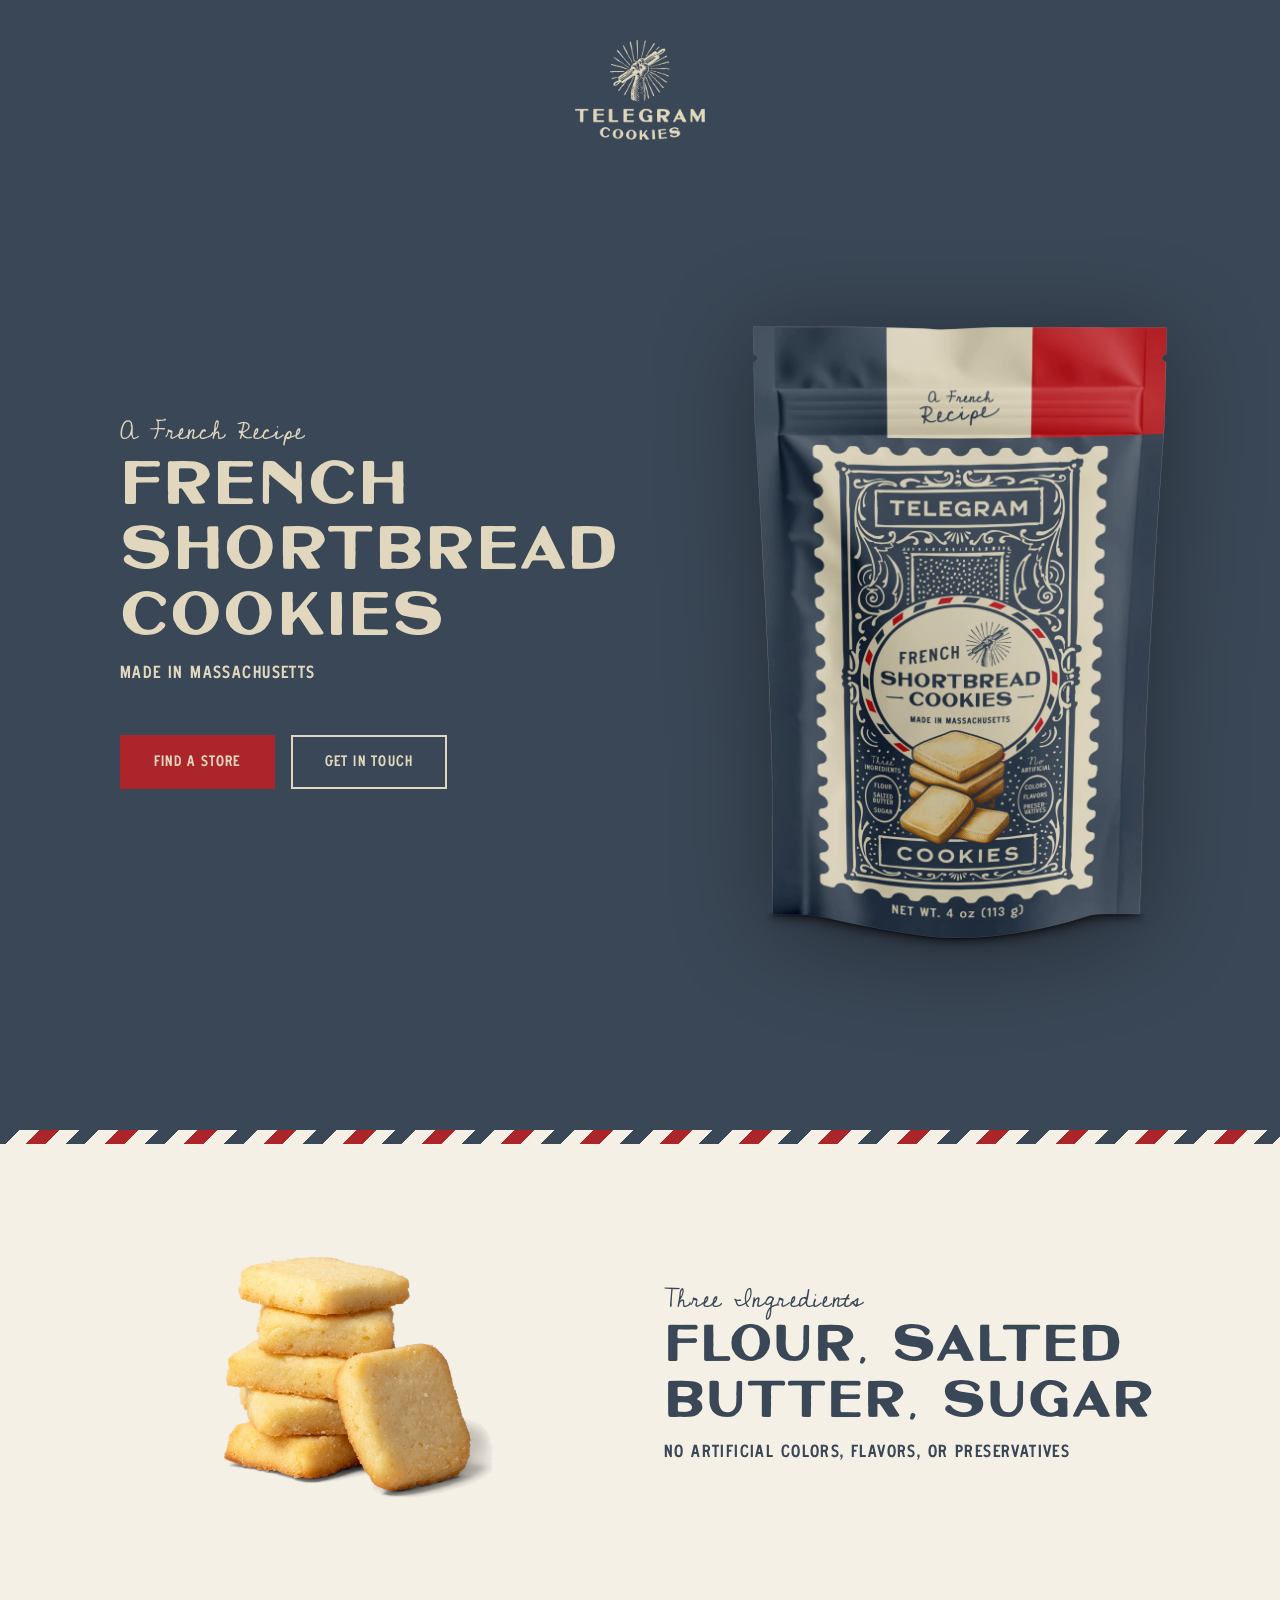
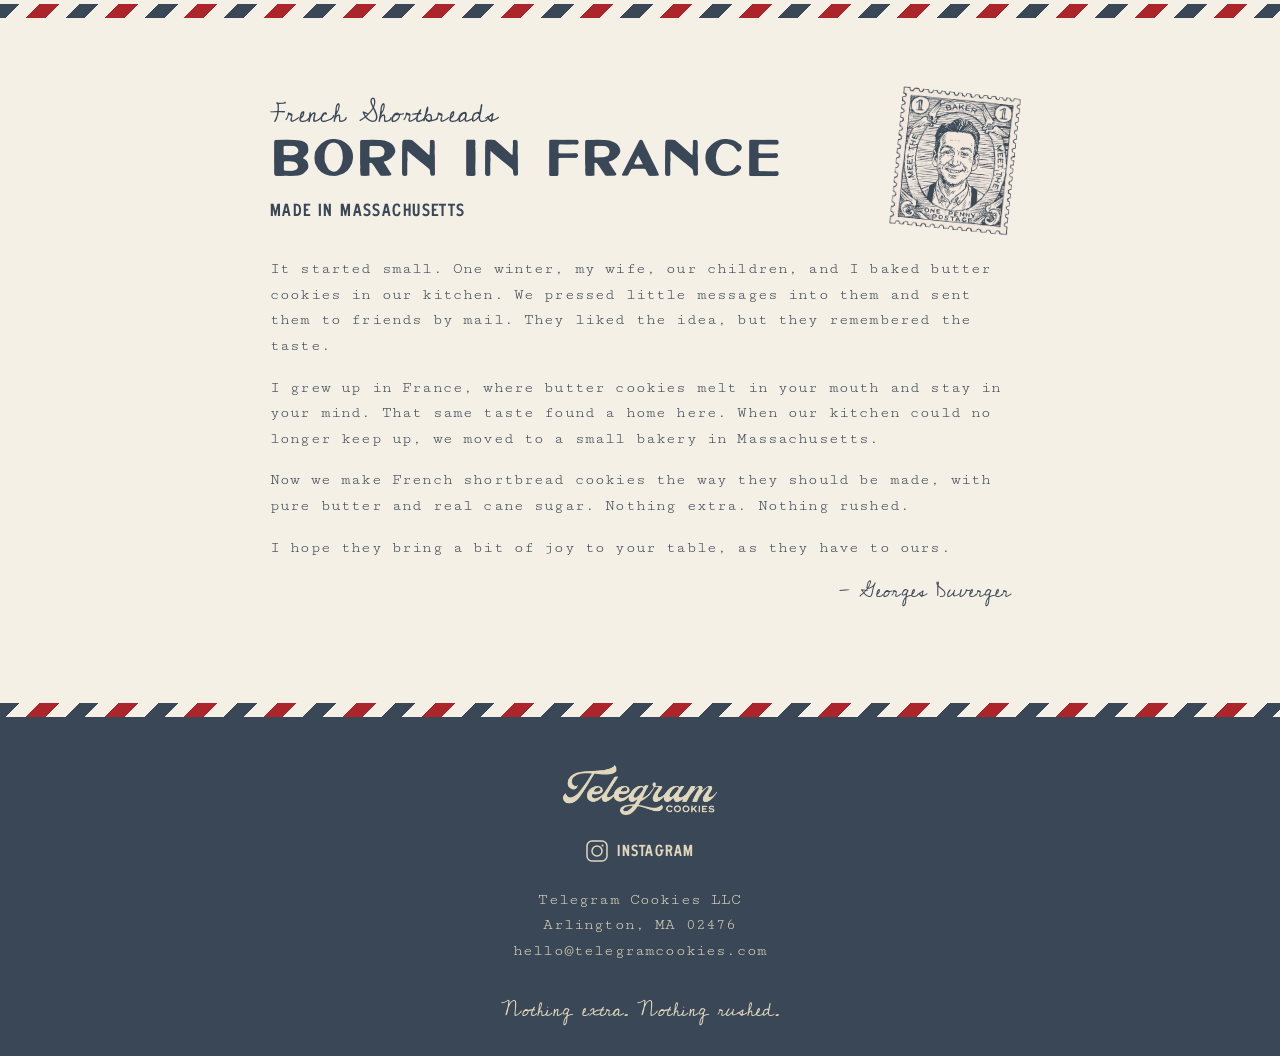
<file: index.html>
<!DOCTYPE html>
<html lang="en">
<head>
  <meta charset="UTF-8">
  <meta name="viewport" content="width=device-width, initial-scale=1.0">
  <meta name="theme-color" content="#3A4756">
  <meta name="ahrefs-site-verification" content="4dea59b490c7926f2d55c0b3a4c665f9520728005d18856273d2112d549bba07">
  <link rel="icon" type="image/png" href="images/favicon.png?v=5">
  <link rel="canonical" href="https://telegramcookies.com/">
  <title>Telegram Cookies — French Shortbread, Made in Massachusetts</title>
  <meta name="description" content="French shortbread cookies made with three ingredients in Arlington, MA. No artificial colors, flavors, or preservatives.">

  <!-- Open Graph -->
  <meta property="og:title" content="Telegram Cookies — French Shortbread Cookies">
  <meta property="og:description" content="Three ingredients. Nothing artificial. French shortbread cookies made in Arlington, Massachusetts.">
  <meta property="og:type" content="website">
  <meta property="og:url" content="https://telegramcookies.com">
  <meta property="og:image" content="https://telegramcookies.com/images/pouch-front.png">
  <meta property="og:image:width" content="1080">
  <meta property="og:image:height" content="1080">
  <meta property="og:site_name" content="Telegram Cookies">

  <!-- Twitter Card -->
  <meta name="twitter:card" content="summary_large_image">
  <meta name="twitter:title" content="Telegram Cookies — French Shortbread Cookies">
  <meta name="twitter:description" content="Three ingredients. Nothing artificial. Made in Massachusetts.">
  <meta name="twitter:image" content="https://telegramcookies.com/images/pouch-front.png">

  <!-- Google Fonts: Cutive Mono, Cedarville Cursive -->
  <link rel="preconnect" href="https://fonts.googleapis.com">
  <link rel="preconnect" href="https://fonts.gstatic.com" crossorigin>
  <link href="https://fonts.googleapis.com/css2?family=Cedarville+Cursive&family=Cutive+Mono&display=swap" rel="stylesheet">

  <!-- Self-hosted brand fonts -->
  <link rel="preload" href="fonts/BNBergenSt-Medium.woff2" as="font" type="font/woff2" crossorigin>
  <link rel="preload" href="fonts/BNBergenSt-Bold.woff2" as="font" type="font/woff2" crossorigin>
  <link rel="preload" href="fonts/BNTillsdale-Regular.woff2" as="font" type="font/woff2" crossorigin>
  <link rel="preload" href="fonts/TayBasal-Regular.woff2" as="font" type="font/woff2" crossorigin>

  <link rel="stylesheet" href="css/style.css">

  <!-- Ahrefs Analytics -->
  <script src="https://analytics.ahrefs.com/analytics.js" data-key="tOjMPh5G/JCDZnwIUuVVfw" async></script>

  <!-- Structured Data: LocalBusiness -->
  <script type="application/ld+json">
  {
    "@context": "https://schema.org",
    "@type": "LocalBusiness",
    "name": "Telegram Cookies",
    "description": "French shortbread cookies made with three ingredients in Arlington, Massachusetts.",
    "url": "https://telegramcookies.com",
    "logo": "https://telegramcookies.com/images/icon-logo.png",
    "image": "https://telegramcookies.com/images/pouch-front.png",
    "email": "hello@telegramcookies.com",
    "address": {
      "@type": "PostalAddress",
      "addressLocality": "Arlington",
      "addressRegion": "MA",
      "postalCode": "02476",
      "addressCountry": "US"
    },
    "sameAs": [
      "https://instagram.com/telegramcookies"
    ]
  }
  </script>
</head>
<body>

  <!-- Skip to content -->
  <a href="#main" class="skip-link">Skip to content</a>

  <!-- Navigation -->
  <nav class="nav" aria-label="Main navigation">
    <div class="nav-inner">
      <a href="/" class="nav-logo">
        <img src="images/icon-logo.png"
             alt="Telegram Cookies — home"
             width="166" height="100"
             fetchpriority="high">
      </a>
    </div>
  </nav>

  <!-- Hero -->
  <main id="main">
    <section class="hero" id="top" aria-label="Hero">
      <div class="hero-inner">
        <div class="hero-text">
          <span class="script-accent">A French Recipe</span>
          <h1>French Shortbread Cookies</h1>
          <p class="hero-subline">Made in Massachusetts</p>
          <div class="hero-ctas">
            <a href="https://maps.app.goo.gl/zSkyfa5UFfwF4qt78" class="btn btn-primary" target="_blank" rel="noopener">Find a Store</a>
            <a href="mailto:hello@telegramcookies.com" class="btn btn-secondary">Get in Touch</a>
          </div>
        </div>
        <div class="hero-image">
          <picture>
            <source srcset="images/pouch-front.webp" type="image/webp">
            <img src="images/pouch-front.png"
                 alt="Telegram Cookies pouch — French shortbread cookies made with flour, salted butter, and sugar"
                 width="360" height="480"
                 fetchpriority="high">
          </picture>
        </div>
      </div>
    </section>

    <div class="airmail-stripe" aria-hidden="true"></div>

    <!-- Three Ingredients -->
    <section class="cookie-section" id="cookie" aria-label="Ingredients">
      <div class="cookie-inner">
        <div class="cookie-layout">
          <div class="cookie-image">
            <picture>
              <source srcset="images/cookies-photo.webp" type="image/webp">
              <img src="images/cookies-photo.png"
                   alt="French shortbread cookies"
                   width="320" height="320"
                   loading="lazy">
            </picture>
          </div>
          <div class="cookie-text">
            <p class="cookie-script">Three Ingredients</p>
            <h2 class="ingredient-list">Flour, Salted Butter, Sugar</h2>
            <p class="no-artificial">No Artificial Colors, Flavors, or Preservatives</p>
          </div>
        </div>
      </div>
    </section>

    <div class="airmail-stripe" aria-hidden="true"></div>

    <!-- Our Story -->
    <section class="story-section" id="story" aria-label="Our Story">
      <div class="story-inner">
        <div class="story-header">
          <p class="cookie-script">French Shortbreads</p>
          <h2 class="ingredient-list">Born in France</h2>
          <p class="no-artificial">Made in Massachusetts</p>
          <picture>
            <source srcset="images/georges-stamp.webp" type="image/webp">
            <img src="images/georges-stamp.png"
                 alt="Georges Duverger, founder of Telegram Cookies"
                 class="story-stamp"
                 width="150" height="171"
                 loading="lazy">
          </picture>
        </div>
        <div class="story-content">
          <div class="story-text">
            <p>It started small. One winter, my wife, our children, and I baked butter cookies in our kitchen. We pressed little messages into them and sent them to friends by mail. They liked the idea, but they remembered the taste.</p>
            <p>I grew up in France, where butter cookies melt in your mouth and stay in your mind. That same taste found a home here. When our kitchen could no longer keep up, we moved to a small bakery in Massachusetts.</p>
            <p>Now we make French shortbread cookies the way they should be made, with pure butter and real cane sugar. Nothing extra. Nothing rushed.</p>
            <p>I hope they bring a bit of joy to your table, as they have to ours.</p>
            <p class="story-signature">— Georges Duverger</p>
          </div>
        </div>
      </div>
    </section>

    <div class="airmail-stripe" aria-hidden="true"></div>
  </main>

  <!-- Footer -->
  <footer class="footer">
    <div class="footer-inner">
      <div class="footer-logo">
        <picture>
          <source srcset="images/logo-secondary.webp" type="image/webp">
          <img src="images/logo-secondary.png" alt="Telegram Cookies" width="250" height="50" loading="lazy">
        </picture>
      </div>
      <nav class="footer-social" aria-label="Social links">
        <a href="https://instagram.com/telegramcookies" target="_blank" rel="noopener" aria-label="Telegram Cookies on Instagram">
          <svg width="24" height="24" viewBox="0 0 24 24" fill="none" role="img" aria-hidden="true" xmlns="http://www.w3.org/2000/svg">
            <rect x="2" y="2" width="20" height="20" rx="5" stroke="currentColor" stroke-width="1.5"/>
            <circle cx="12" cy="12" r="5" stroke="currentColor" stroke-width="1.5"/>
            <circle cx="17.5" cy="6.5" r="1" fill="currentColor"/>
          </svg>
          <span class="footer-ig-label">Instagram</span>
        </a>
      </nav>
      <address class="footer-contact">
        Telegram Cookies LLC<br>
        Arlington, MA 02476<br>
        <a href="mailto:hello@telegramcookies.com">hello@telegramcookies.com</a>
      </address>
      <p class="footer-tagline">Nothing extra. Nothing rushed.</p>
    </div>
  </footer>

  <script src="js/main.js" defer></script>
</body>
</html>
</file>
<file: css/style.css>
/* ==========================================================================
   Telegram Cookies — Brand Stylesheet
   Colors, typography, and visual motifs per Brand Workbook
   ========================================================================== */

/* --- CSS Custom Properties --- */
:root {
  /* Brand colors (Brand Workbook pp. 52-53) */
  --navy: #3A4756;
  --red: #AC252B;
  --paper-white: #E0D7BE;
  --black: #2E2E2E;

  /* Derived web values */
  --cream: #F5F0E6;
  --off-white: #FDFBF7;

  /* French flag (pouch motif only) */
  --flag-blue: #002395;
  --flag-white: #FFFFFF;
  --flag-red: #ED2939;

  /* Tints (20% steps) */
  --navy-80: rgba(58, 71, 86, 0.8);
  --navy-60: rgba(58, 71, 86, 0.6);
  --navy-40: rgba(58, 71, 86, 0.4);
  --navy-20: rgba(58, 71, 86, 0.2);

  /* Spacing */
  --section-pad: 5rem 1.5rem;
  --max-width: 1140px;
}


/* --- @font-face: Self-hosted brand fonts --- */
@font-face {
  font-family: "BN Bergen St";
  src: url("../fonts/BNBergenSt-Medium.woff2") format("woff2");
  font-weight: 500;
  font-style: normal;
  font-display: swap;
}

@font-face {
  font-family: "BN Bergen St";
  src: url("../fonts/BNBergenSt-Bold.woff2") format("woff2");
  font-weight: 700;
  font-style: normal;
  font-display: swap;
}

@font-face {
  font-family: "BN Tillsdale";
  src: url("../fonts/BNTillsdale-Regular.woff2") format("woff2");
  font-weight: 400;
  font-style: normal;
  font-display: swap;
}

@font-face {
  font-family: "BN Tillsdale";
  src: url("../fonts/BNTillsdale-Bold.woff2") format("woff2");
  font-weight: 700;
  font-style: normal;
  font-display: swap;
}

@font-face {
  font-family: "Tay Basal";
  src: url("../fonts/TayBasal-Regular.woff2") format("woff2");
  font-weight: 400;
  font-style: normal;
  font-display: swap;
}


/* --- Reset & Base --- */
*,
*::before,
*::after {
  box-sizing: border-box;
  margin: 0;
  padding: 0;
}

html {
  scroll-behavior: smooth;
  -webkit-text-size-adjust: 100%;
}

/* Skip link for keyboard users */
.skip-link {
  position: absolute;
  top: -100%;
  left: 1rem;
  background: var(--navy);
  color: var(--paper-white);
  padding: 0.5rem 1rem;
  z-index: 200;
  font-family: "Cutive Mono", monospace;
}

.skip-link:focus {
  top: 0.5rem;
}

/* Focus styles */
:focus-visible {
  outline: 2px solid var(--red);
  outline-offset: 2px;
}

body {
  font-family: "Cutive Mono", monospace;
  font-size: 1rem;
  line-height: 1.5;
  letter-spacing: 0.01em;
  color: var(--navy);
  background-color: var(--cream);
}

img {
  max-width: 100%;
  height: auto;
  display: block;
}

address {
  font-style: normal;
}

a {
  color: var(--navy);
  text-decoration: none;
  transition: color 0.2s ease;
}

a:hover {
  color: var(--red);
}


/* --- Typography (Brand Workbook pp. 56-61) --- */

/* Google Fonts loaded in HTML: Cutive Mono, Cedarville Cursive */
/* Fallback stacks for proprietary fonts */

.font-bergen {
  font-family: "BN Bergen St", "DM Sans", sans-serif;
}

.font-tillsdale {
  font-family: "BN Tillsdale", "Libre Baskerville", serif;
}

.font-tay {
  font-family: "Tay Basal", "Bebas Neue", sans-serif;
}

.font-hatfield {
  font-family: "Hatfield Park", "Cedarville Cursive", cursive;
}

.font-cursive {
  font-family: "Cedarville Cursive", cursive;
}

.font-mono {
  font-family: "Cutive Mono", monospace;
}

/* Heading hierarchy per brand guide */
h1, .h1 {
  font-family: "BN Bergen St", "DM Sans", sans-serif;
  font-weight: 700;
  text-transform: uppercase;
  letter-spacing: 0.12em;
  line-height: 1.08;
  color: var(--navy);
}

h2, .h2 {
  font-family: "BN Bergen St", "DM Sans", sans-serif;
  font-weight: 500;
  text-transform: uppercase;
  letter-spacing: 0.12em;
  line-height: 1.1;
  color: var(--navy);
  font-size: 2rem;
  margin-bottom: 1.5rem;
}

h3, .h3 {
  font-family: "BN Tillsdale", "Libre Baskerville", serif;
  font-weight: 400;
  text-transform: uppercase;
  letter-spacing: 0.05em;
  line-height: 1.2;
  color: var(--navy);
  font-size: 1.1rem;
}

/* Script accent text */
.script-accent {
  font-family: "Cedarville Cursive", cursive;
  font-weight: 400;
  letter-spacing: 0;
  line-height: 1.2;
  color: var(--navy);
}

/* Body / mono */
p, li, td {
  font-family: "Cutive Mono", monospace;
  line-height: 1.5;
  letter-spacing: 0.01em;
  max-width: 65ch;
}

.uppercase {
  text-transform: uppercase;
}


/* --- Layout Utilities --- */
.container {
  max-width: var(--max-width);
  margin: 0 auto;
  padding: 0 1.5rem;
}

.section {
  padding: var(--section-pad);
}

.text-center {
  text-align: center;
}


/* ==========================================================================
   Navigation + Airmail Stripe
   ========================================================================== */
.nav {
  background: var(--navy);
  padding: 0;
}


.nav-inner {
  width: 100%;
  display: flex;
  align-items: center;
  justify-content: center;
  padding: 2.5rem 0 0;
}

.nav-logo {
  display: flex;
  align-items: center;
  justify-content: center;
}

.nav-logo img {
  height: 100px;
  width: auto;
}

.nav-logo:hover {
  opacity: 1;
}

.nav-links {
  display: flex;
  gap: 2rem;
  list-style: none;
}

.nav-links a {
  font-family: "BN Tillsdale", "Libre Baskerville", serif;
  font-size: 0.95rem;
  text-transform: uppercase;
  letter-spacing: 0.08em;
  color: var(--paper-white);
  text-decoration: none;
  transition: color 0.2s ease;
}

.nav-links a:hover {
  color: var(--paper-white);
  opacity: 0.7;
}

/* Mobile hamburger */
.nav-toggle {
  display: none;
  background: none;
  border: none;
  cursor: pointer;
  padding: 0.5rem;
}

.nav-toggle span {
  display: block;
  width: 22px;
  height: 2px;
  background: var(--paper-white);
  margin: 5px 0;
  transition: transform 0.3s ease, opacity 0.3s ease;
}

.nav-toggle.active span:nth-child(1) {
  transform: rotate(45deg) translate(5px, 5px);
}

.nav-toggle.active span:nth-child(2) {
  opacity: 0;
}

.nav-toggle.active span:nth-child(3) {
  transform: rotate(-45deg) translate(5px, -5px);
}


/* ==========================================================================
   Hero — pouch as dominant half-screen image
   ========================================================================== */
.hero {
  background: var(--navy);
  color: var(--paper-white);
  min-height: calc(100vh - 66px);
  display: flex;
  flex-direction: column;
  overflow: hidden;
}

.hero-inner {
  width: 100%;
  flex: 1;
  display: grid;
  grid-template-columns: 1fr 1fr;
  align-items: center;
}

.hero-text {
  display: flex;
  flex-direction: column;
  align-items: flex-start;
  gap: 0.5rem;
  padding: 0 3rem 4rem 0;
  max-width: 600px;
  margin-left: auto;
}

.hero .script-accent {
  font-size: 1.6rem;
  color: var(--paper-white);
}

.hero h1 {
  font-family: "Tay Basal", "Bebas Neue", sans-serif;
  font-weight: 400;
  color: var(--paper-white);
  font-size: clamp(2rem, 5vw, 3.2rem);
  letter-spacing: 0.02em;
  margin: 0;
}

.hero-subline {
  font-family: "BN Tillsdale", "Libre Baskerville", serif;
  text-transform: uppercase;
  letter-spacing: 0.08em;
  font-size: 1.1rem;
  color: var(--paper-white);
}

.hero-supporting {
  font-family: "Cutive Mono", monospace;
  font-size: 1rem;
  color: var(--paper-white);
}

.hero-image {
  display: flex;
  align-items: flex-start;
  justify-content: center;
  align-self: stretch;
  overflow: hidden;
  padding: 0;
}

.hero-image img {
  height: 110vh;
  width: auto;
  max-width: none;
  filter: drop-shadow(0 12px 48px rgba(0, 0, 0, 0.35));
}

.hero-ctas {
  display: flex;
  gap: 1rem;
  flex-wrap: wrap;
  margin-top: 2.5rem;
}

/* Press logos inside hero */
.hero-press {
  width: 100%;
  display: flex;
  align-items: center;
  justify-content: center;
  gap: 2.5rem;
  flex-wrap: wrap;
  padding: 1.5rem 2rem;
  background: var(--navy);
}

.hero-press a {
  display: block;
  line-height: 0;
}

.hero-press img {
  height: 22px;
  width: auto;
  filter: brightness(0) invert(1) sepia(1) saturate(0.1) hue-rotate(10deg) brightness(1.5);
  opacity: 1;
  transition: opacity 0.2s ease;
}

.hero-press a:hover img {
  opacity: 0.7;
}


/* --- Buttons --- */
.btn {
  font-family: "BN Tillsdale", "Libre Baskerville", serif;
  font-size: 0.95rem;
  text-transform: uppercase;
  letter-spacing: 0.08em;
  padding: 0.85rem 2rem;
  min-height: 44px;
  border-radius: 0;
  cursor: pointer;
  text-decoration: none;
  display: inline-block;
  transition: background 0.2s ease, color 0.2s ease, border-color 0.2s ease;
}

.btn-primary {
  background: var(--red);
  color: var(--paper-white);
  border: 2px solid var(--red);
}

.btn-primary:hover {
  background: #8e1f24;
  border-color: #8e1f24;
  color: var(--paper-white);
}

.btn-secondary {
  background: transparent;
  color: var(--paper-white);
  border: 2px solid var(--paper-white);
}

.btn-secondary:hover {
  background: var(--paper-white);
  color: var(--navy);
}


/* ==========================================================================
   The Cookie Section — redesigned with stacked cookies illustration
   ========================================================================== */
.cookie-section {
  background: var(--cream);
  padding: var(--section-pad);
}

.cookie-inner {
  max-width: var(--max-width);
  margin: 0 auto;
}

.cookie-layout {
  display: grid;
  grid-template-columns: 1fr 1fr;
  gap: 3rem;
  align-items: center;
}

.cookie-image {
  display: flex;
  justify-content: center;
}

.cookie-image img {
  max-width: 300px;
  width: 100%;
  height: auto;
}

.cookie-script {
  font-family: "Cedarville Cursive", cursive;
  font-size: 1.6rem;
  color: var(--navy);
  margin-bottom: 0.25rem;
  line-height: 1.3;
}

.ingredient-list {
  font-family: "Tay Basal", "Bebas Neue", sans-serif;
  font-weight: 400;
  text-transform: uppercase;
  letter-spacing: 0.02em;
  font-size: clamp(1.8rem, 5vw, 3.2rem);
  line-height: 1.1;
  color: var(--navy);
  margin-bottom: 0.5rem;
}

.no-artificial {
  font-family: "BN Tillsdale", "Libre Baskerville", serif;
  text-transform: uppercase;
  letter-spacing: 0.08em;
  font-size: 1.1rem;
  line-height: 1.4;
  color: var(--navy);
  margin-top: 0.25rem;
}

.cookie-body {
  max-width: 55ch;
  margin: 0 0 2rem;
  font-size: 0.95rem;
  line-height: 1.6;
}

/* Value stamp badge (from brand assets) */
.stamp-badge-img {
  transform: rotate(-6deg);
}


/* ==========================================================================
   Airmail Stripe Divider
   ========================================================================== */
.airmail-stripe {
  height: 14px;
  background: repeating-linear-gradient(
    135deg,
    var(--navy) 0px,
    var(--navy) 14px,
    var(--cream) 14px,
    var(--cream) 28px,
    var(--red) 28px,
    var(--red) 42px,
    var(--cream) 42px,
    var(--cream) 56px
  );
}


/* ==========================================================================
   Where to Buy
   ========================================================================== */
.find-section {
  background: var(--off-white);
  padding: var(--section-pad);
}

.find-inner {
  max-width: var(--max-width);
  margin: 0 auto;
  text-align: center;
}

.find-inner h2 {
  font-family: "Tay Basal", "Bebas Neue", sans-serif;
  font-weight: 400;
  margin-bottom: 1rem;
}

.find-proof {
  font-size: 0.9rem;
  color: var(--navy);
  margin: 0 auto 2.5rem;
  max-width: 50ch;
}

.map-container {
  width: 100%;
  max-width: 800px;
  margin: 0 auto;
  aspect-ratio: 16 / 10;
  border: 2px solid var(--navy);
  background: var(--cream);
  overflow: hidden;
  position: relative;
}

.map-overlay {
  position: absolute;
  inset: 0;
  z-index: 1;
  cursor: pointer;
}

.map-container.active .map-overlay {
  display: none;
}

.map-container iframe {
  width: 100%;
  height: 100%;
  border: 0;
}

.map-link {
  margin-top: 1.5rem;
}


/* ==========================================================================
   Our Story
   ========================================================================== */
.story-section {
  background: var(--cream);
  padding: var(--section-pad);
}

.story-inner {
  max-width: var(--max-width);
  margin: 0 auto;
}

.story-header {
  max-width: 740px;
  margin: 0 auto 2rem;
  position: relative;
  padding-right: 170px;
}

.story-stamp {
  position: absolute;
  right: -20px;
  top: 50%;
  transform: translateY(-50%) rotate(6deg);
  width: 150px;
  height: auto;
}

.story-content {
  max-width: 740px;
  margin: 0 auto;
}

.story-text {
  flex: 1;
}

.story-text p {
  font-family: "Cutive Mono", monospace;
  font-size: 1rem;
  line-height: 1.6;
  margin-bottom: 1rem;
  max-width: none;
  color: var(--navy);
}

p.story-signature {
  font-family: "Cedarville Cursive", cursive !important;
  font-size: 1.2rem;
  color: var(--navy);
  margin-top: 1rem;
  text-align: right;
}

/* Georges portrait as postage stamp */
.story-portrait {
  flex-shrink: 0;
  width: 140px;
}

.portrait-stamp {
  transform: rotate(3deg);
}

.portrait-stamp img {
  width: 100%;
  height: auto;
}




/* ==========================================================================
   Footer
   ========================================================================== */
.footer {
  background: var(--navy);
  color: var(--paper-white);
  padding: 3rem 1.5rem 2rem;
}

.footer-inner {
  max-width: var(--max-width);
  margin: 0 auto;
  display: flex;
  flex-direction: column;
  align-items: center;
  gap: 1.5rem;
  text-align: center;
}

.footer-logo img {
  height: 50px;
  width: auto;
}

.footer-social {
  display: flex;
  gap: 1.5rem;
}

.footer-social a {
  color: var(--paper-white);
  display: inline-flex;
  align-items: center;
  gap: 0.5rem;
}

.footer-social svg {
  flex-shrink: 0;
  vertical-align: middle;
}

.footer-ig-label {
  font-family: "BN Tillsdale", "Libre Baskerville", serif;
  font-size: 1rem;
  text-transform: uppercase;
  letter-spacing: 0.08em;
  line-height: 1;
  padding-top: 2px;
}

.footer-social a:hover {
  color: var(--paper-white);
  opacity: 1;
}

.footer-contact {
  font-size: 1rem;
  line-height: 1.6;
  color: var(--paper-white);
}

.footer-contact a {
  color: var(--paper-white);
}

.footer-tagline {
  font-family: "Cedarville Cursive", cursive;
  font-size: 1.2rem;
  color: var(--paper-white);
  margin-top: 0.5rem;
}


/* ==========================================================================
   Responsive — Mobile First
   ========================================================================== */

/* Small phones (375px default — base styles above) */

/* Tablet (768px+) */
@media (min-width: 768px) {
  .ingredients {
    grid-template-columns: repeat(3, 1fr);
  }

  .story-content {
    flex-direction: row;
  }

  .story-portrait {
    display: block;
  }

  h2, .h2 {
    font-size: 2.25rem;
  }

  .nav-links {
    gap: 2.5rem;
  }
}

/* Desktop (1200px+) */
@media (min-width: 1200px) {
  .hero h1 {
    font-size: 3.8rem;
  }

  .hero-text {
    padding: 0 3rem 4rem 5rem;
  }

  h2, .h2 {
    font-size: 2.5rem;
  }

  .cookie-body {
    text-align: center;
    margin-left: auto;
    margin-right: auto;
  }
}

/* Mobile-specific overrides */
@media (max-width: 767px) {
  .nav-inner {
    grid-template-columns: 1fr auto;
  }

  .nav-logo {
    padding-left: 1.5rem;
    max-width: none;
    margin-left: 0;
  }

  .nav-right {
    padding-right: 1.5rem;
  }

  .nav-toggle {
    display: block;
  }

  .nav-links {
    display: none;
    position: absolute;
    top: 60px;
    left: 0;
    right: 0;
    background: var(--navy);
    flex-direction: column;
    padding: 1rem 1.5rem 1.5rem;
    gap: 1rem;
    border-top: 1px solid var(--navy-60);
  }

  .nav-links.open {
    display: flex;
  }

  .hero {
    min-height: auto;
  }

  .hero-inner {
    grid-template-columns: 1fr;
  }

  .hero-text {
    padding: 0 1.5rem 2rem;
    align-items: center;
    text-align: center;
    max-width: none;
    margin-left: 0;
    order: 2;
  }

  .hero-ctas {
    justify-content: center;
  }

  .hero-image {
    order: 1;
    padding: 0;
  }

  .hero-image img {
    height: 55vh;
  }

  .story-stamp {
    position: static;
    transform: rotate(6deg);
    margin: 1.5rem auto 0;
    display: block;
    width: 120px;
  }

  .story-header {
    text-align: center;
    padding-right: 0;
    display: flex;
    flex-direction: column;
    align-items: center;
  }

  .cookie-layout {
    grid-template-columns: 1fr;
  }

  .cookie-text {
    text-align: center;
  }

  .cookie-text .cookie-script,
  .cookie-text .ingredient-list,
  .cookie-text .no-artificial {
    text-align: center;
    margin-left: auto;
    margin-right: auto;
  }

  .cookie-image {
    order: -1;
  }

  .cookie-image img {
    max-width: 220px;
  }

  .cookie-body {
    text-align: center;
    margin-left: auto;
    margin-right: auto;
  }

  .stamp-badge-img {
    margin: 0 auto;
    display: block;
  }
}
</file>
